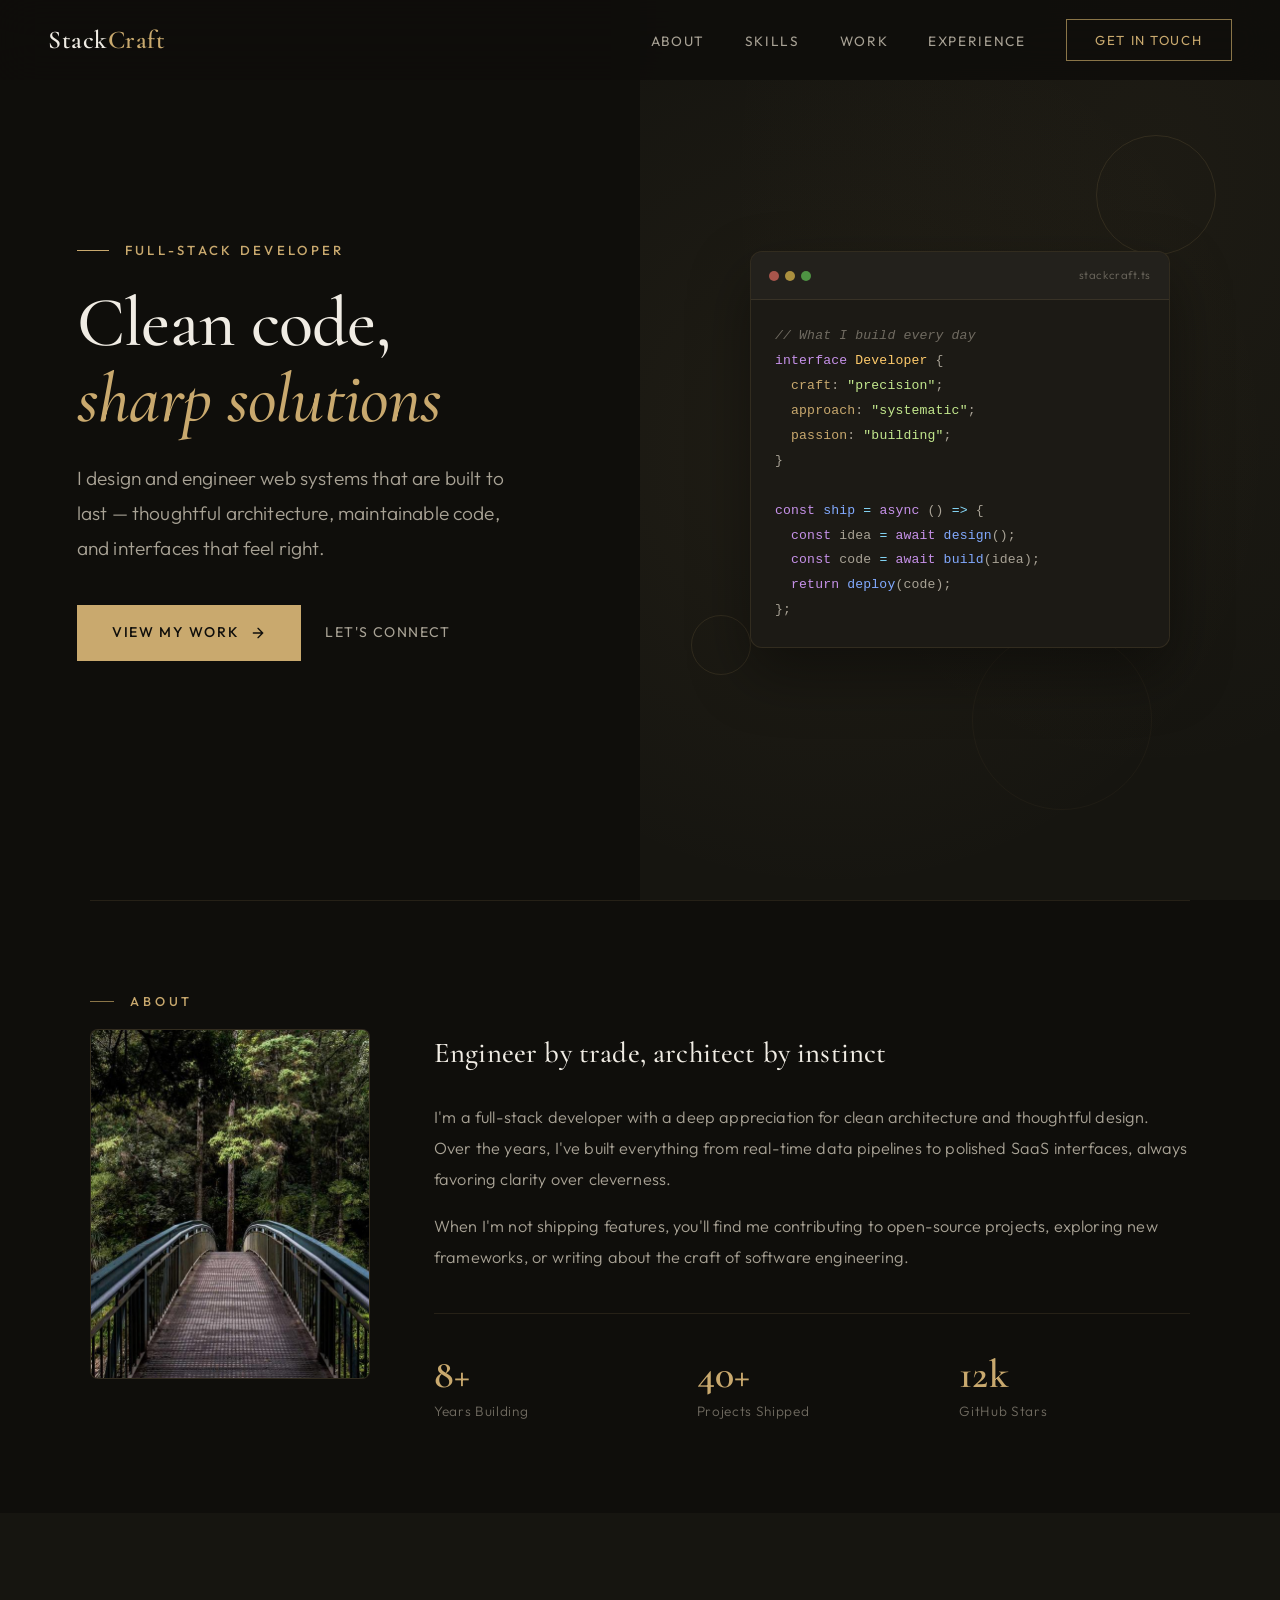
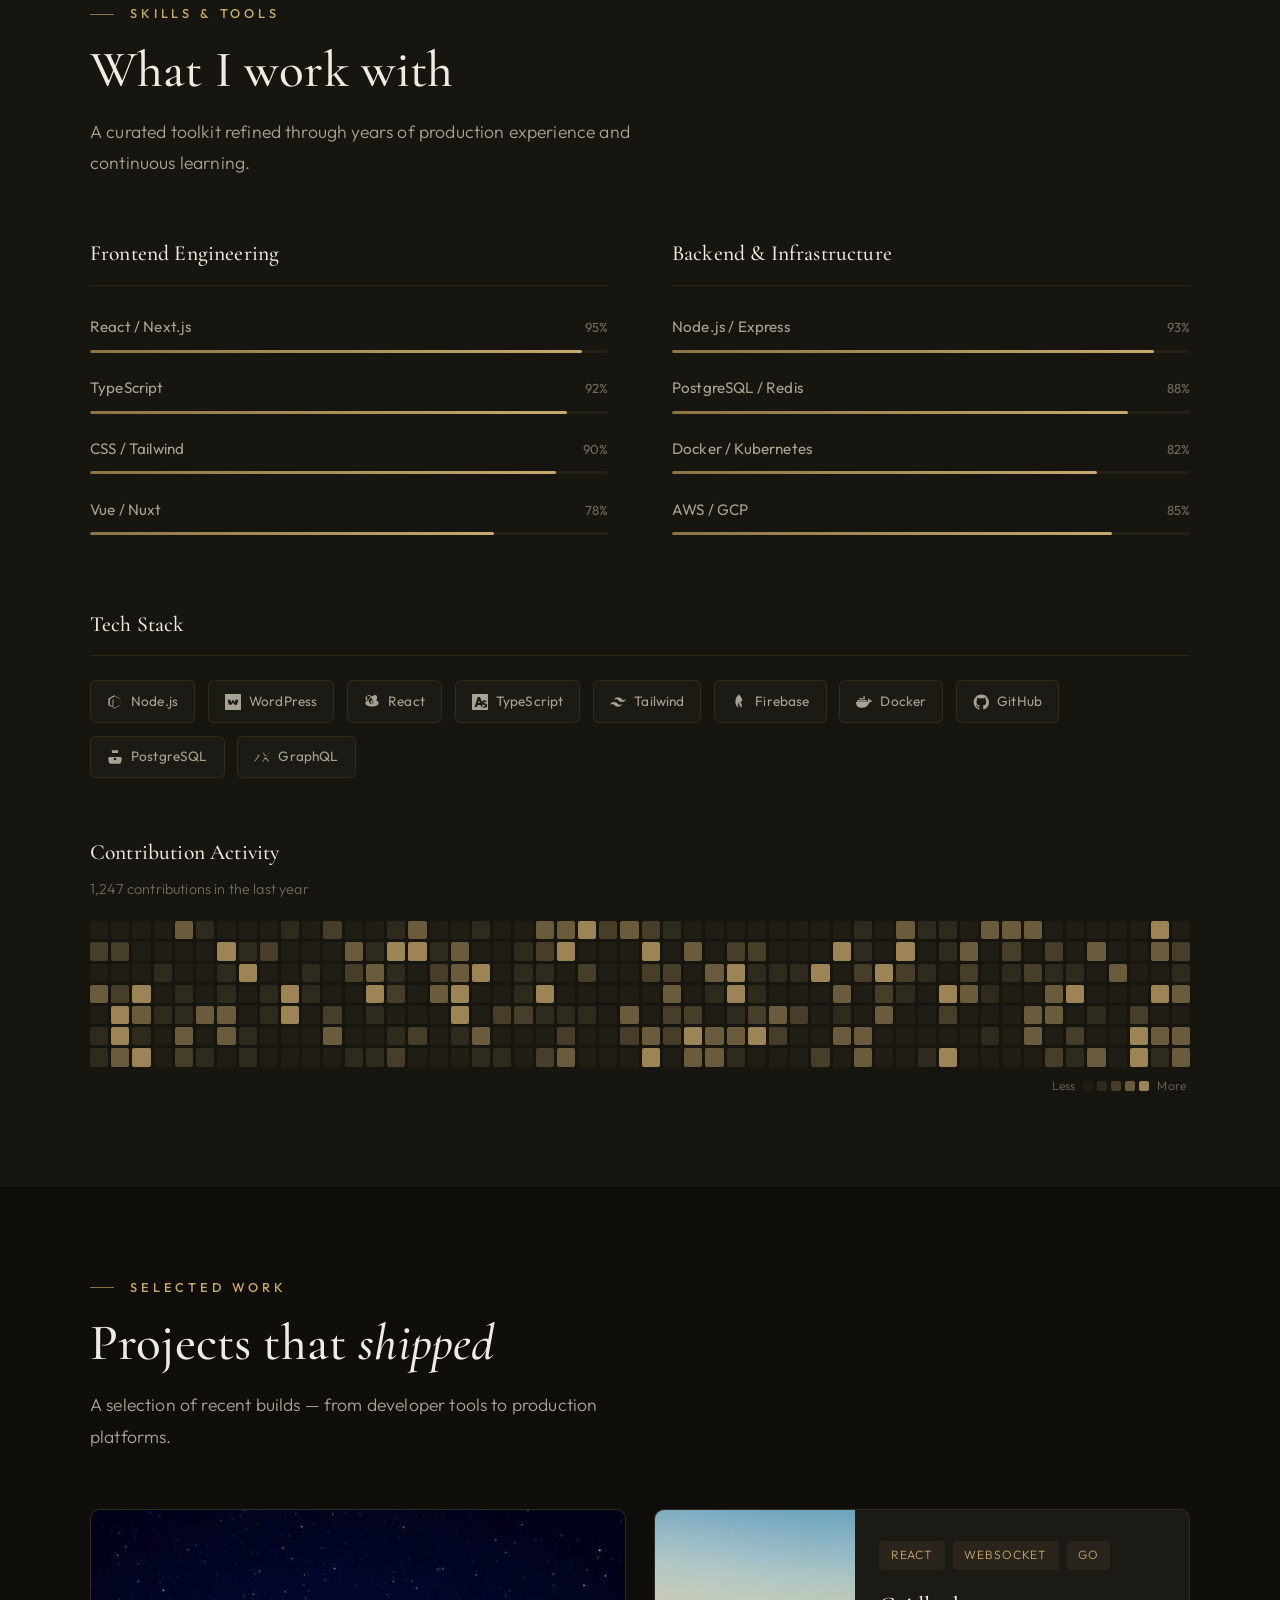
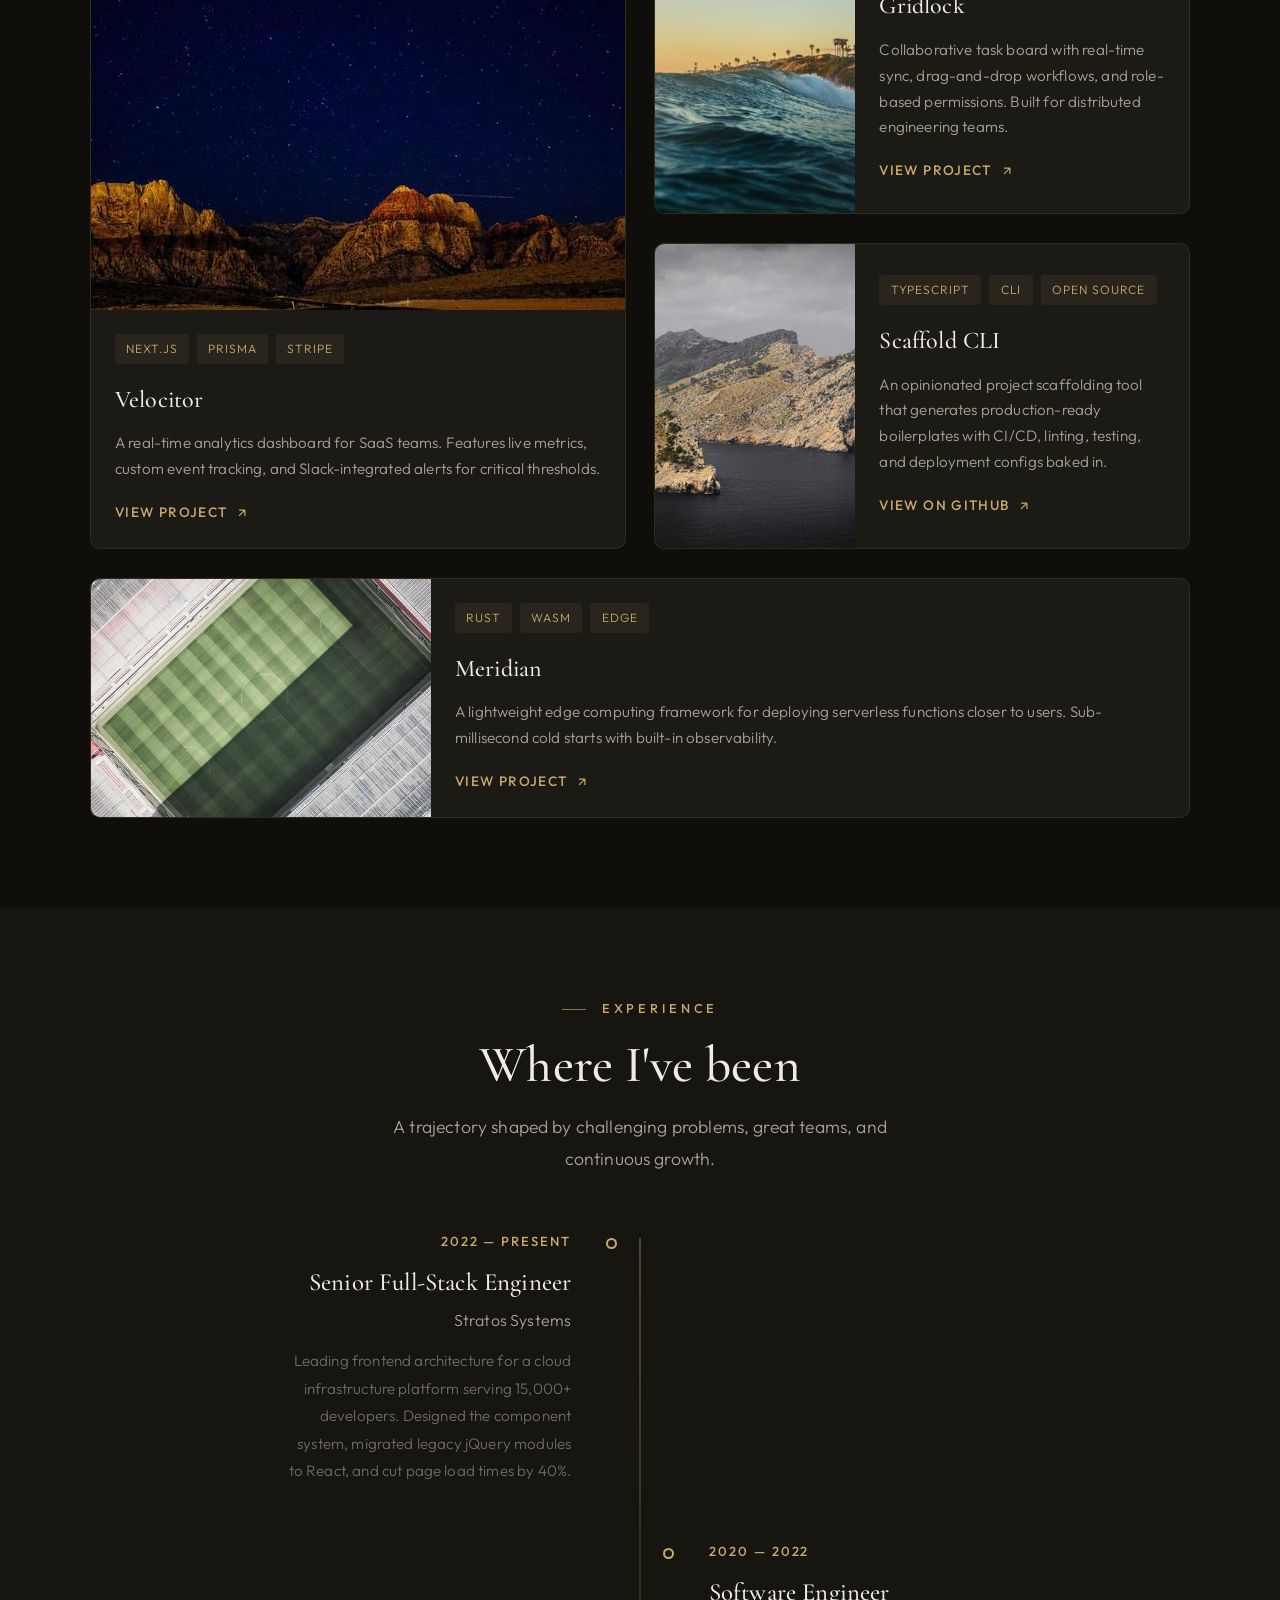
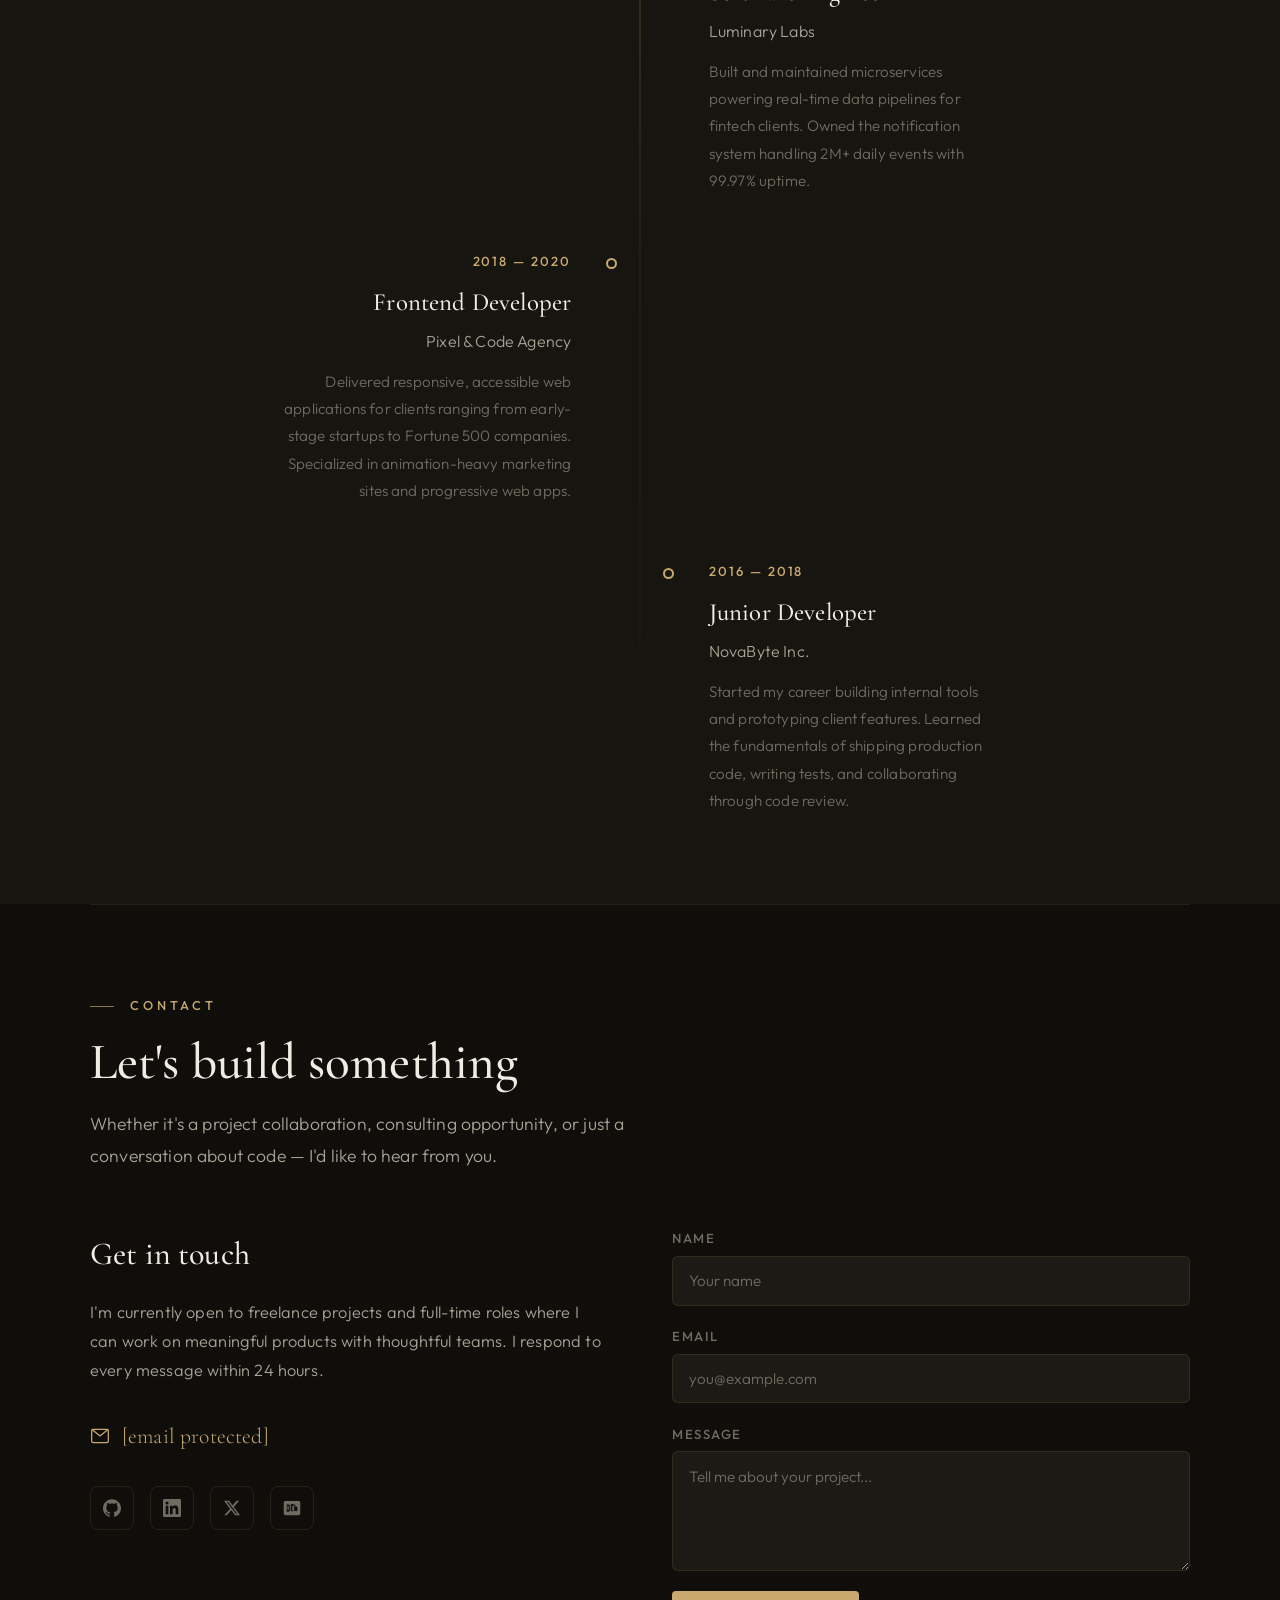
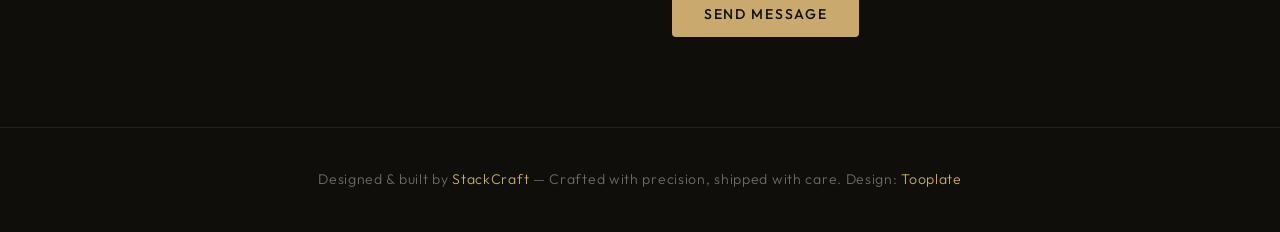
<file: Software Version 2/index.html>
<!DOCTYPE html>
<html lang="en">
<head>
<meta charset="UTF-8">
<meta name="viewport" content="width=device-width, initial-scale=1.0">
<meta name="description" content="StackCraft — Clean code, sharp solutions. Developer portfolio showcasing technical projects, code skills, and open-source contributions.">
<meta name="author" content="StackCraft">
<meta name="theme-color" content="#1a1814">
<link rel="icon" type="image/svg+xml" href="data:image/svg+xml,<svg xmlns='http://www.w3.org/2000/svg' viewBox='0 0 32 32'><rect width='32' height='32' rx='6' fill='%231a1814'/><text x='16' y='22' text-anchor='middle' fill='%23c9a96e' font-family='serif' font-size='18' font-weight='bold'>S</text></svg>">
<title>StackCraft — Clean Code, Sharp Solutions</title>
  <!--
  Tooplate 2162 StackCraft
  https://www.tooplate.com/view/2162-stackcraft
  Free HTML CSS Template
  -->
<link rel="preconnect" href="https://fonts.googleapis.com">
<link rel="preconnect" href="https://fonts.gstatic.com" crossorigin>
<link href="https://fonts.googleapis.com/css2?family=Cormorant+Garamond:ital,wght@0,400;0,500;0,600;0,700;1,400;1,500&family=Outfit:wght@300;400;500;600&display=swap" rel="stylesheet">
  <link rel="stylesheet" href="tooplate-stackcraft-style.css">
</head>
<body>

<!-- ============ NAVIGATION ============ -->
<nav class="nav" id="nav">
  <div class="nav-inner">
    <a href="#hero" class="nav-logo">Stack<span>Craft</span></a>
    <ul class="nav-links" id="navLinks">
      <li><a href="#about">About</a></li>
      <li><a href="#skills">Skills</a></li>
      <li><a href="#projects">Work</a></li>
      <li><a href="#experience">Experience</a></li>
      <li><a href="#contact" class="nav-cta">Get in Touch</a></li>
    </ul>
    <button class="nav-toggle" id="navToggle" aria-label="Toggle navigation">
      <span></span><span></span><span></span>
    </button>
  </div>
</nav>

<!-- ============ HERO ============ -->
<section class="hero" id="hero">
  <div class="hero-content">
    <div class="hero-label">Full-Stack Developer</div>
    <h1 class="hero-title">Clean code,<br><em>sharp solutions</em></h1>
    <p class="hero-tagline">I design and engineer web systems that are built to last — thoughtful architecture, maintainable code, and interfaces that feel right.</p>
    <div class="hero-actions">
      <a href="#projects" class="btn-primary">
        View My Work
        <svg viewBox="0 0 24 24" fill="none" stroke="currentColor" stroke-width="2" stroke-linecap="round"><path d="M5 12h14M12 5l7 7-7 7"/></svg>
      </a>
      <a href="#contact" class="btn-ghost">Let's connect</a>
    </div>
  </div>

  <div class="hero-visual">
    <div class="hero-float hero-float-1"></div>
    <div class="hero-float hero-float-2"></div>
    <div class="hero-float hero-float-3"></div>

    <div class="hero-code-block">
      <div class="code-header">
        <div class="code-dot"></div>
        <div class="code-dot"></div>
        <div class="code-dot"></div>
        <span class="code-title">stackcraft.ts</span>
      </div>
      <div class="code-body">
        <span class="cm">// What I build every day</span><br>
        <span class="kw">interface</span> <span class="typ">Developer</span> {<br>
        &nbsp;&nbsp;<span class="pr">craft</span>: <span class="str">"precision"</span>;<br>
        &nbsp;&nbsp;<span class="pr">approach</span>: <span class="str">"systematic"</span>;<br>
        &nbsp;&nbsp;<span class="pr">passion</span>: <span class="str">"building"</span>;<br>
        }<br><br>
        <span class="kw">const</span> <span class="fn">ship</span> <span class="op">=</span> <span class="kw">async</span> () <span class="op">=></span> {<br>
        &nbsp;&nbsp;<span class="kw">const</span> idea <span class="op">=</span> <span class="kw">await</span> <span class="fn">design</span>();<br>
        &nbsp;&nbsp;<span class="kw">const</span> code <span class="op">=</span> <span class="kw">await</span> <span class="fn">build</span>(idea);<br>
        &nbsp;&nbsp;<span class="kw">return</span> <span class="fn">deploy</span>(code);<br>
        };
      </div>
    </div>
  </div>
</section>

<!-- ============ ABOUT ============ -->
<div class="divider"></div>
<section class="section" id="about">
  <div class="section-inner">
    <div class="section-label reveal">About</div>
    <div class="about-grid">
      <div class="about-photo reveal">
        <img src="images/about.jpg" alt="Developer portrait" style="width:100%;height:100%;object-fit:cover;">
      </div>
      <div class="about-text reveal">
        <h3>Engineer by trade, architect by instinct</h3>
        <p>I'm a full-stack developer with a deep appreciation for clean architecture and thoughtful design. Over the years, I've built everything from real-time data pipelines to polished SaaS interfaces, always favoring clarity over cleverness.</p>
        <p>When I'm not shipping features, you'll find me contributing to open-source projects, exploring new frameworks, or writing about the craft of software engineering.</p>
        <div class="about-stats">
          <div>
            <div class="stat-number">8+</div>
            <div class="stat-label">Years Building</div>
          </div>
          <div>
            <div class="stat-number">40+</div>
            <div class="stat-label">Projects Shipped</div>
          </div>
          <div>
            <div class="stat-number">12k</div>
            <div class="stat-label">GitHub Stars</div>
          </div>
        </div>
      </div>
    </div>
  </div>
</section>

<!-- ============ SKILLS ============ -->
<section class="section skills-section" id="skills">
  <div class="section-inner">
    <div class="section-label reveal">Skills &amp; Tools</div>
    <div class="section-title reveal">What I work with</div>
    <div class="section-subtitle reveal">A curated toolkit refined through years of production experience and continuous learning.</div>

    <div class="skills-grid">
      <div class="skill-category reveal">
        <h4>Frontend Engineering</h4>
        <div class="skill-bar">
          <div class="skill-bar-header"><span class="skill-bar-name">React / Next.js</span><span class="skill-bar-pct">95%</span></div>
          <div class="skill-bar-track"><div class="skill-bar-fill" style="--w:95%"></div></div>
        </div>
        <div class="skill-bar">
          <div class="skill-bar-header"><span class="skill-bar-name">TypeScript</span><span class="skill-bar-pct">92%</span></div>
          <div class="skill-bar-track"><div class="skill-bar-fill" style="--w:92%"></div></div>
        </div>
        <div class="skill-bar">
          <div class="skill-bar-header"><span class="skill-bar-name">CSS / Tailwind</span><span class="skill-bar-pct">90%</span></div>
          <div class="skill-bar-track"><div class="skill-bar-fill" style="--w:90%"></div></div>
        </div>
        <div class="skill-bar">
          <div class="skill-bar-header"><span class="skill-bar-name">Vue / Nuxt</span><span class="skill-bar-pct">78%</span></div>
          <div class="skill-bar-track"><div class="skill-bar-fill" style="--w:78%"></div></div>
        </div>
      </div>
      <div class="skill-category reveal">
        <h4>Backend &amp; Infrastructure</h4>
        <div class="skill-bar">
          <div class="skill-bar-header"><span class="skill-bar-name">Node.js / Express</span><span class="skill-bar-pct">93%</span></div>
          <div class="skill-bar-track"><div class="skill-bar-fill" style="--w:93%"></div></div>
        </div>
        <div class="skill-bar">
          <div class="skill-bar-header"><span class="skill-bar-name">PostgreSQL / Redis</span><span class="skill-bar-pct">88%</span></div>
          <div class="skill-bar-track"><div class="skill-bar-fill" style="--w:88%"></div></div>
        </div>
        <div class="skill-bar">
          <div class="skill-bar-header"><span class="skill-bar-name">Docker / Kubernetes</span><span class="skill-bar-pct">82%</span></div>
          <div class="skill-bar-track"><div class="skill-bar-fill" style="--w:82%"></div></div>
        </div>
        <div class="skill-bar">
          <div class="skill-bar-header"><span class="skill-bar-name">AWS / GCP</span><span class="skill-bar-pct">85%</span></div>
          <div class="skill-bar-track"><div class="skill-bar-fill" style="--w:85%"></div></div>
        </div>
      </div>
    </div>

    <!-- Tech Stack Icons -->
    <div class="tech-stack reveal">
      <h4>Tech Stack</h4>
      <div class="tech-icons">
        <div class="tech-icon">
          <svg viewBox="0 0 24 24" fill="currentColor"><path d="M12 21.985c-.275 0-.532-.074-.772-.202l-2.439-1.448c-.365-.203-.182-.277-.072-.314.487-.17.586-.21 1.101-.508.056-.03.129-.018.185.015l1.873 1.115c.074.036.166.036.236 0l7.3-4.226c.072-.041.118-.12.118-.21V7.768c0-.091-.046-.174-.118-.213l-7.3-4.222c-.07-.041-.166-.041-.236 0l-7.3 4.222c-.078.041-.122.124-.122.213v8.44c0 .086.046.166.122.21l2 1.157c1.082.548 1.747-.095 1.747-.735V8.502c0-.124.1-.22.222-.22h.936c.12 0 .222.098.222.22v8.338c0 1.449-.788 2.28-2.156 2.28-.42 0-.752 0-1.688-.46l-1.918-1.105A1.551 1.551 0 0 1 2 16.21V7.768c0-.57.301-1.098.79-1.382l7.3-4.226a1.584 1.584 0 0 1 1.544 0l7.3 4.226c.49.286.79.812.79 1.382v8.44c0 .572-.3 1.096-.79 1.38l-7.3 4.223a1.56 1.56 0 0 1-.634.174z"/></svg>
          Node.js
        </div>
        <div class="tech-icon">
          <svg viewBox="0 0 24 24" fill="currentColor"><path d="M0 12v12h24V0H0zm19.34-3.2c.1 0 .36.04.5.28.12.2.1.48.04.7l-1.78 6.1c-.06.22-.22.4-.48.4H14.5c-.14 0-.28-.04-.36-.18l-2.1-3.5-2.38 3.5c-.1.14-.24.18-.38.18H6.38c-.24 0-.42-.18-.48-.4L4.12 9.78c-.04-.22-.06-.5.04-.7.14-.24.4-.28.5-.28h3.08c.28 0 .46.18.52.4l.84 3.58 2.06-3.5c.08-.16.24-.28.44-.28h.64c.2 0 .34.12.44.28l2.02 3.5.86-3.58c.06-.22.26-.4.52-.4z"/></svg>
          WordPress
        </div>
        <div class="tech-icon">
          <svg viewBox="0 0 24 24" fill="currentColor"><path d="M14.23 12.004a2.236 2.236 0 0 1-2.235 2.236 2.236 2.236 0 0 1-2.236-2.236 2.236 2.236 0 0 1 2.235-2.236 2.236 2.236 0 0 1 2.236 2.236zm2.648-10.69c-1.346 0-3.107.96-4.888 2.622C10.21 2.274 8.449 1.314 7.103 1.314c-.897 0-1.636.393-2.142 1.138-.996 1.463-.763 4.164.67 7.413C3.28 10.68 2 12.026 2 13.387 2 16.32 6.84 18.686 12 18.686s10-2.367 10-5.3c0-1.36-1.28-2.706-3.632-3.52 1.434-3.25 1.666-5.95.67-7.413-.506-.745-1.244-1.138-2.14-1.138zM7.103 2.714c.474 0 1.494.362 2.884 1.616-1.262 1.22-2.47 2.71-3.504 4.363A29.496 29.496 0 0 0 3.26 9.86c-1.152-2.65-1.326-4.736-.654-5.724.28-.412.676-.622 1.202-.622h.001l.294.2zm-.4 7.688c.467-.892.982-1.74 1.538-2.536a27.16 27.16 0 0 1 1.96-2.546 27.16 27.16 0 0 1 1.96 2.546c.556.796 1.072 1.644 1.538 2.536a26.27 26.27 0 0 1-1.538 2.536 27.16 27.16 0 0 1-1.96 2.546 27.16 27.16 0 0 1-1.96-2.546 26.27 26.27 0 0 1-1.538-2.536zm7.674 4.79c-.748.868-1.538 1.672-2.358 2.4.82-.728 1.61-1.532 2.358-2.4z"/></svg>
          React
        </div>
        <div class="tech-icon">
          <svg viewBox="0 0 24 24" fill="currentColor"><path d="M1.125 0C.502 0 0 .502 0 1.125v21.75C0 23.498.502 24 1.125 24h21.75c.623 0 1.125-.502 1.125-1.125V1.125C24 .502 23.498 0 22.875 0zm17.363 9.75c.612 0 1.154.037 1.677.12a6.988 6.988 0 0 1 1.407.405v3.068h-.006a3.348 3.348 0 0 0-.633-.81 2.82 2.82 0 0 0-1.071-.637 2.34 2.34 0 0 0-.825-.15c-.318 0-.6.075-.843.225-.24.15-.36.39-.36.72 0 .21.06.39.18.54.12.15.27.27.45.375.18.105.39.195.63.27.24.075.48.15.72.225.42.12.81.27 1.17.45.36.18.675.405.945.675.27.27.48.585.63.945.15.36.225.78.225 1.26 0 .645-.12 1.17-.36 1.575-.24.405-.57.72-.99.945-.42.225-.9.375-1.44.45a9.497 9.497 0 0 1-1.71.105 10.58 10.58 0 0 1-1.875-.18 6.018 6.018 0 0 1-1.5-.495v-3.27a3.91 3.91 0 0 0 .75.87c.285.255.6.465.945.63.345.165.69.285 1.035.36.345.075.66.105.945.105.39 0 .705-.06.945-.18.24-.12.36-.345.36-.675 0-.24-.075-.435-.225-.585a2.136 2.136 0 0 0-.6-.42 8.162 8.162 0 0 0-.84-.345l-.975-.345c-.795-.3-1.41-.72-1.845-1.26-.435-.54-.652-1.215-.652-2.025 0-.585.12-1.095.36-1.53.24-.435.555-.795.945-1.08.39-.285.84-.495 1.35-.63.51-.135 1.035-.202 1.575-.202zM8.602 4.5h3.45L17.4 19.5H13.8l-.933-2.834H8.437L7.5 19.5H3.9zm1.8 4.95L9.127 13.5h2.636L10.388 9.45z"/></svg>
          TypeScript
        </div>
        <div class="tech-icon">
          <svg viewBox="0 0 24 24" fill="currentColor"><path d="M12.001 4.8c-3.2 0-5.2 1.6-6 4.8 1.2-1.6 2.6-2.2 4.2-1.8.913.228 1.565.89 2.288 1.624C13.666 10.618 15.027 12 18.001 12c3.2 0 5.2-1.6 6-4.8-1.2 1.6-2.6 2.2-4.2 1.8-.913-.228-1.565-.89-2.288-1.624C16.337 6.182 14.976 4.8 12.001 4.8zm-6 7.2c-3.2 0-5.2 1.6-6 4.8 1.2-1.6 2.6-2.2 4.2-1.8.913.228 1.565.89 2.288 1.624 1.177 1.194 2.538 2.576 5.512 2.576 3.2 0 5.2-1.6 6-4.8-1.2 1.6-2.6 2.2-4.2 1.8-.913-.228-1.565-.89-2.288-1.624C10.337 13.382 8.976 12 6.001 12z"/></svg>
          Tailwind
        </div>
        <div class="tech-icon">
          <svg viewBox="0 0 24 24" fill="currentColor"><path d="M17.193 9.555c-1.264-5.58-4.252-7.414-4.573-8.115-.28-.394-.53-.954-.735-1.44-.036.495-.055.685-.523 1.184-.723.566-4.438 3.682-4.74 10.02-.282 5.912 4.27 9.435 4.888 9.884l.07.05A73.49 73.49 0 0 1 10.3 18.2c-.25-2.14.37-4.128 2.287-5.7 0 0-.684 2.542.086 4.37.462 1.092 1.348 2.066 1.81 2.584.313.352.68.638 1.093.842a6.154 6.154 0 0 0 .662-2.47c.07-1.032-.09-2.073-.464-3.034-.358-.937-.927-1.78-1.58-2.237z"/></svg>
          Firebase
        </div>
        <div class="tech-icon">
          <svg viewBox="0 0 24 24" fill="currentColor"><path d="M13.983 11.078h2.119a.186.186 0 0 0 .186-.185V9.006a.186.186 0 0 0-.186-.186h-2.119a.185.185 0 0 0-.185.185v1.888c0 .102.083.185.185.185m-2.954-5.43h2.118a.186.186 0 0 0 .186-.186V3.574a.186.186 0 0 0-.186-.185h-2.118a.185.185 0 0 0-.185.185v1.888c0 .102.082.185.185.186m0 2.716h2.118a.187.187 0 0 0 .186-.186V6.29a.186.186 0 0 0-.186-.185h-2.118a.185.185 0 0 0-.185.185v1.887c0 .102.082.185.185.186m-2.93 0h2.12a.186.186 0 0 0 .184-.186V6.29a.185.185 0 0 0-.185-.185H8.1a.185.185 0 0 0-.185.185v1.887c0 .102.083.185.185.186m-2.964 0h2.119a.186.186 0 0 0 .185-.186V6.29a.186.186 0 0 0-.185-.185H5.136a.186.186 0 0 0-.186.185v1.887c0 .102.084.185.186.186m5.893 2.715h2.118a.186.186 0 0 0 .186-.185V9.006a.186.186 0 0 0-.186-.186h-2.118a.185.185 0 0 0-.185.185v1.888c0 .102.082.185.185.185m-2.93 0h2.12a.185.185 0 0 0 .184-.185V9.006a.185.185 0 0 0-.184-.186h-2.12a.185.185 0 0 0-.184.185v1.888c0 .102.083.185.185.185m-2.964 0h2.119a.185.185 0 0 0 .185-.185V9.006a.186.186 0 0 0-.185-.186H5.136a.186.186 0 0 0-.186.186v1.887c0 .102.084.185.186.185m-2.92 0h2.12a.185.185 0 0 0 .184-.185V9.006a.185.185 0 0 0-.184-.186h-2.12a.185.185 0 0 0-.184.185v1.888c0 .102.082.185.185.185M23.763 9.89c-.065-.051-.672-.51-1.954-.51-.338.001-.676.03-1.01.087-.248-1.7-1.653-2.53-1.716-2.566l-.344-.199-.226.327c-.284.438-.49.922-.612 1.43-.23.97-.09 1.882.403 2.661-.595.332-1.55.413-1.744.42H.751a.751.751 0 0 0-.75.748 11.687 11.687 0 0 0 .692 4.062c.545 1.428 1.355 2.48 2.41 3.124 1.18.723 3.1 1.137 5.275 1.137.983.003 1.963-.086 2.93-.266a12.228 12.228 0 0 0 3.823-1.389c.98-.567 1.86-1.288 2.61-2.136 1.252-1.418 1.998-2.997 2.553-4.4h.221c1.372 0 2.215-.549 2.68-1.009.309-.293.55-.65.707-1.046l.098-.288z"/></svg>
          Docker
        </div>
        <div class="tech-icon">
          <svg viewBox="0 0 24 24" fill="currentColor"><path d="M12.5.75C6.146.75 1 5.896 1 12.25c0 5.089 3.292 9.387 7.863 10.91.575.101.79-.244.79-.546 0-.273-.014-1.178-.014-2.142-2.889.532-3.636-.704-3.866-1.35-.13-.331-.69-1.352-1.18-1.625-.402-.216-.977-.748-.014-.762.906-.014 1.553.834 1.769 1.179 1.035 1.74 2.688 1.25 3.349.948.1-.747.402-1.25.733-1.538-2.559-.287-5.232-1.279-5.232-5.678 0-1.25.445-2.285 1.178-3.09-.115-.288-.517-1.467.115-3.048 0 0 .963-.302 3.163 1.179.92-.259 1.897-.388 2.875-.388.977 0 1.955.13 2.875.388 2.2-1.495 3.162-1.179 3.162-1.179.633 1.581.23 2.76.115 3.048.733.805 1.179 1.825 1.179 3.09 0 4.413-2.688 5.39-5.247 5.678.417.36.776 1.05.776 2.128 0 1.538-.014 2.774-.014 3.162 0 .302.216.662.79.547C20.709 21.637 24 17.324 24 12.25 24 5.896 18.854.75 12.5.75z"/></svg>
          GitHub
        </div>
        <div class="tech-icon">
          <svg viewBox="0 0 24 24" fill="currentColor"><path d="M22.2 14.322L21.1 20a2.371 2.371 0 0 1-2.3 2H5.2a2.371 2.371 0 0 1-2.3-2l-1.1-5.678A2.287 2.287 0 0 1 4 11.822H20a2.287 2.287 0 0 1 2.2 2.5zM12 17a2 2 0 1 0-2-2 2 2 0 0 0 2 2zM7.7 6h8.6L17 2H7z"/></svg>
          PostgreSQL
        </div>
        <div class="tech-icon">
          <svg viewBox="0 0 24 24" fill="currentColor"><path d="M24 18.588a1.529 1.529 0 0 1-1.895-.72l-3.45-4.771-.5-.667-4.003 5.444a1.466 1.466 0 0 1-1.802.708l5.158-6.92-4.798-6.251a1.595 1.595 0 0 1 1.9.666l3.576 4.83 3.596-4.81a1.435 1.435 0 0 1 1.788-.668L15.659 12l5.341 6.588zM.002 18.142l1.313-1.615L0 18.098l.002.044zm5.784-10.7 2.182 2.95L2.07 17.86c-.48.64-1.24.938-1.964.71l5.68-7.627V7.442z"/></svg>
          GraphQL
        </div>
      </div>
    </div>

    <!-- GitHub Contributions Grid -->
    <div class="github-section reveal">
      <h4>Contribution Activity</h4>
      <p class="github-subtitle">1,247 contributions in the last year</p>
      <div class="contrib-grid" id="contribGrid"><div class="contrib-cell"></div><div class="contrib-cell"></div><div class="contrib-cell"></div><div class="contrib-cell"></div><div class="contrib-cell l3"></div><div class="contrib-cell l1"></div><div class="contrib-cell"></div><div class="contrib-cell"></div><div class="contrib-cell"></div><div class="contrib-cell l1"></div><div class="contrib-cell"></div><div class="contrib-cell l2"></div><div class="contrib-cell"></div><div class="contrib-cell"></div><div class="contrib-cell l1"></div><div class="contrib-cell l3"></div><div class="contrib-cell"></div><div class="contrib-cell"></div><div class="contrib-cell l1"></div><div class="contrib-cell"></div><div class="contrib-cell"></div><div class="contrib-cell l3"></div><div class="contrib-cell l3"></div><div class="contrib-cell l4"></div><div class="contrib-cell l2"></div><div class="contrib-cell l3"></div><div class="contrib-cell l2"></div><div class="contrib-cell l1"></div><div class="contrib-cell"></div><div class="contrib-cell"></div><div class="contrib-cell"></div><div class="contrib-cell"></div><div class="contrib-cell"></div><div class="contrib-cell"></div><div class="contrib-cell"></div><div class="contrib-cell"></div><div class="contrib-cell l1"></div><div class="contrib-cell"></div><div class="contrib-cell l3"></div><div class="contrib-cell l1"></div><div class="contrib-cell l1"></div><div class="contrib-cell"></div><div class="contrib-cell l3"></div><div class="contrib-cell l3"></div><div class="contrib-cell l3"></div><div class="contrib-cell"></div><div class="contrib-cell"></div><div class="contrib-cell"></div><div class="contrib-cell"></div><div class="contrib-cell"></div><div class="contrib-cell l4"></div><div class="contrib-cell"></div><div class="contrib-cell l2"></div><div class="contrib-cell l2"></div><div class="contrib-cell"></div><div class="contrib-cell"></div><div class="contrib-cell"></div><div class="contrib-cell"></div><div class="contrib-cell l4"></div><div class="contrib-cell l1"></div><div class="contrib-cell l2"></div><div class="contrib-cell"></div><div class="contrib-cell"></div><div class="contrib-cell"></div><div class="contrib-cell l3"></div><div class="contrib-cell l1"></div><div class="contrib-cell l4"></div><div class="contrib-cell l4"></div><div class="contrib-cell l1"></div><div class="contrib-cell l3"></div><div class="contrib-cell"></div><div class="contrib-cell"></div><div class="contrib-cell l1"></div><div class="contrib-cell l2"></div><div class="contrib-cell l4"></div><div class="contrib-cell"></div><div class="contrib-cell"></div><div class="contrib-cell"></div><div class="contrib-cell l4"></div><div class="contrib-cell"></div><div class="contrib-cell l3"></div><div class="contrib-cell"></div><div class="contrib-cell l2"></div><div class="contrib-cell l2"></div><div class="contrib-cell"></div><div class="contrib-cell"></div><div class="contrib-cell"></div><div class="contrib-cell l4"></div><div class="contrib-cell l1"></div><div class="contrib-cell"></div><div class="contrib-cell l4"></div><div class="contrib-cell"></div><div class="contrib-cell l1"></div><div class="contrib-cell l3"></div><div class="contrib-cell"></div><div class="contrib-cell l2"></div><div class="contrib-cell"></div><div class="contrib-cell l2"></div><div class="contrib-cell"></div><div class="contrib-cell l3"></div><div class="contrib-cell"></div><div class="contrib-cell"></div><div class="contrib-cell l3"></div><div class="contrib-cell l2"></div><div class="contrib-cell"></div><div class="contrib-cell"></div><div class="contrib-cell"></div><div class="contrib-cell l1"></div><div class="contrib-cell"></div><div class="contrib-cell"></div><div class="contrib-cell l1"></div><div class="contrib-cell l4"></div><div class="contrib-cell"></div><div class="contrib-cell"></div><div class="contrib-cell l1"></div><div class="contrib-cell"></div><div class="contrib-cell l2"></div><div class="contrib-cell l3"></div><div class="contrib-cell l1"></div><div class="contrib-cell"></div><div class="contrib-cell l2"></div><div class="contrib-cell l3"></div><div class="contrib-cell l4"></div><div class="contrib-cell"></div><div class="contrib-cell l1"></div><div class="contrib-cell l1"></div><div class="contrib-cell"></div><div class="contrib-cell l2"></div><div class="contrib-cell"></div><div class="contrib-cell"></div><div class="contrib-cell l2"></div><div class="contrib-cell l2"></div><div class="contrib-cell"></div><div class="contrib-cell l3"></div><div class="contrib-cell l4"></div><div class="contrib-cell l1"></div><div class="contrib-cell l1"></div><div class="contrib-cell l1"></div><div class="contrib-cell l4"></div><div class="contrib-cell"></div><div class="contrib-cell l2"></div><div class="contrib-cell l4"></div><div class="contrib-cell l2"></div><div class="contrib-cell l1"></div><div class="contrib-cell"></div><div class="contrib-cell l2"></div><div class="contrib-cell"></div><div class="contrib-cell l1"></div><div class="contrib-cell l2"></div><div class="contrib-cell l1"></div><div class="contrib-cell l1"></div><div class="contrib-cell"></div><div class="contrib-cell l3"></div><div class="contrib-cell"></div><div class="contrib-cell"></div><div class="contrib-cell l1"></div><div class="contrib-cell l3"></div><div class="contrib-cell l2"></div><div class="contrib-cell l4"></div><div class="contrib-cell"></div><div class="contrib-cell l1"></div><div class="contrib-cell"></div><div class="contrib-cell l1"></div><div class="contrib-cell"></div><div class="contrib-cell l1"></div><div class="contrib-cell l4"></div><div class="contrib-cell l1"></div><div class="contrib-cell"></div><div class="contrib-cell"></div><div class="contrib-cell l4"></div><div class="contrib-cell l2"></div><div class="contrib-cell"></div><div class="contrib-cell l3"></div><div class="contrib-cell l4"></div><div class="contrib-cell"></div><div class="contrib-cell"></div><div class="contrib-cell l1"></div><div class="contrib-cell l4"></div><div class="contrib-cell"></div><div class="contrib-cell"></div><div class="contrib-cell"></div><div class="contrib-cell"></div><div class="contrib-cell"></div><div class="contrib-cell l3"></div><div class="contrib-cell"></div><div class="contrib-cell l1"></div><div class="contrib-cell l4"></div><div class="contrib-cell l1"></div><div class="contrib-cell"></div><div class="contrib-cell"></div><div class="contrib-cell"></div><div class="contrib-cell l3"></div><div class="contrib-cell"></div><div class="contrib-cell l2"></div><div class="contrib-cell l1"></div><div class="contrib-cell"></div><div class="contrib-cell l4"></div><div class="contrib-cell l3"></div><div class="contrib-cell l1"></div><div class="contrib-cell"></div><div class="contrib-cell"></div><div class="contrib-cell l3"></div><div class="contrib-cell l4"></div><div class="contrib-cell"></div><div class="contrib-cell"></div><div class="contrib-cell"></div><div class="contrib-cell l4"></div><div class="contrib-cell l3"></div><div class="contrib-cell"></div><div class="contrib-cell l4"></div><div class="contrib-cell l3"></div><div class="contrib-cell l1"></div><div class="contrib-cell l1"></div><div class="contrib-cell l3"></div><div class="contrib-cell l3"></div><div class="contrib-cell"></div><div class="contrib-cell l1"></div><div class="contrib-cell l4"></div><div class="contrib-cell"></div><div class="contrib-cell l2"></div><div class="contrib-cell"></div><div class="contrib-cell l1"></div><div class="contrib-cell"></div><div class="contrib-cell"></div><div class="contrib-cell"></div><div class="contrib-cell l4"></div><div class="contrib-cell"></div><div class="contrib-cell l2"></div><div class="contrib-cell l2"></div><div class="contrib-cell l1"></div><div class="contrib-cell l1"></div><div class="contrib-cell l1"></div><div class="contrib-cell"></div><div class="contrib-cell l3"></div><div class="contrib-cell"></div><div class="contrib-cell l2"></div><div class="contrib-cell l2"></div><div class="contrib-cell"></div><div class="contrib-cell l1"></div><div class="contrib-cell l2"></div><div class="contrib-cell l3"></div><div class="contrib-cell l2"></div><div class="contrib-cell"></div><div class="contrib-cell l1"></div><div class="contrib-cell"></div><div class="contrib-cell l3"></div><div class="contrib-cell"></div><div class="contrib-cell"></div><div class="contrib-cell l2"></div><div class="contrib-cell"></div><div class="contrib-cell"></div><div class="contrib-cell"></div><div class="contrib-cell l3"></div><div class="contrib-cell l3"></div><div class="contrib-cell"></div><div class="contrib-cell l1"></div><div class="contrib-cell"></div><div class="contrib-cell l2"></div><div class="contrib-cell"></div><div class="contrib-cell"></div><div class="contrib-cell l1"></div><div class="contrib-cell l4"></div><div class="contrib-cell l1"></div><div class="contrib-cell"></div><div class="contrib-cell l3"></div><div class="contrib-cell"></div><div class="contrib-cell l3"></div><div class="contrib-cell l1"></div><div class="contrib-cell"></div><div class="contrib-cell"></div><div class="contrib-cell"></div><div class="contrib-cell l3"></div><div class="contrib-cell"></div><div class="contrib-cell"></div><div class="contrib-cell l1"></div><div class="contrib-cell l2"></div><div class="contrib-cell"></div><div class="contrib-cell l1"></div><div class="contrib-cell l3"></div><div class="contrib-cell"></div><div class="contrib-cell"></div><div class="contrib-cell"></div><div class="contrib-cell l2"></div><div class="contrib-cell"></div><div class="contrib-cell"></div><div class="contrib-cell l2"></div><div class="contrib-cell l3"></div><div class="contrib-cell l2"></div><div class="contrib-cell l4"></div><div class="contrib-cell l3"></div><div class="contrib-cell l3"></div><div class="contrib-cell l4"></div><div class="contrib-cell l2"></div><div class="contrib-cell"></div><div class="contrib-cell"></div><div class="contrib-cell l3"></div><div class="contrib-cell l3"></div><div class="contrib-cell"></div><div class="contrib-cell"></div><div class="contrib-cell"></div><div class="contrib-cell"></div><div class="contrib-cell"></div><div class="contrib-cell l1"></div><div class="contrib-cell"></div><div class="contrib-cell l3"></div><div class="contrib-cell"></div><div class="contrib-cell l2"></div><div class="contrib-cell"></div><div class="contrib-cell"></div><div class="contrib-cell l4"></div><div class="contrib-cell l3"></div><div class="contrib-cell l3"></div><div class="contrib-cell l1"></div><div class="contrib-cell l3"></div><div class="contrib-cell l4"></div><div class="contrib-cell"></div><div class="contrib-cell l2"></div><div class="contrib-cell l1"></div><div class="contrib-cell"></div><div class="contrib-cell l1"></div><div class="contrib-cell"></div><div class="contrib-cell"></div><div class="contrib-cell"></div><div class="contrib-cell"></div><div class="contrib-cell l1"></div><div class="contrib-cell l1"></div><div class="contrib-cell l2"></div><div class="contrib-cell"></div><div class="contrib-cell"></div><div class="contrib-cell"></div><div class="contrib-cell l1"></div><div class="contrib-cell l1"></div><div class="contrib-cell"></div><div class="contrib-cell l2"></div><div class="contrib-cell l3"></div><div class="contrib-cell"></div><div class="contrib-cell"></div><div class="contrib-cell"></div><div class="contrib-cell l4"></div><div class="contrib-cell"></div><div class="contrib-cell l3"></div><div class="contrib-cell l3"></div><div class="contrib-cell l1"></div><div class="contrib-cell"></div><div class="contrib-cell"></div><div class="contrib-cell"></div><div class="contrib-cell l2"></div><div class="contrib-cell"></div><div class="contrib-cell l3"></div><div class="contrib-cell"></div><div class="contrib-cell"></div><div class="contrib-cell l1"></div><div class="contrib-cell l4"></div><div class="contrib-cell"></div><div class="contrib-cell"></div><div class="contrib-cell"></div><div class="contrib-cell"></div><div class="contrib-cell l2"></div><div class="contrib-cell l1"></div><div class="contrib-cell l3"></div><div class="contrib-cell"></div><div class="contrib-cell l4"></div><div class="contrib-cell l1"></div><div class="contrib-cell l3"></div></div>
      <div class="contrib-legend">
        <span>Less</span>
        <div class="contrib-legend-cell" style="background: rgba(201,169,110,0.06)"></div>
        <div class="contrib-legend-cell" style="background: rgba(201,169,110,0.14)"></div>
        <div class="contrib-legend-cell" style="background: rgba(201,169,110,0.28)"></div>
        <div class="contrib-legend-cell" style="background: rgba(201,169,110,0.48)"></div>
        <div class="contrib-legend-cell" style="background: rgba(201,169,110,0.75)"></div>
        <span>More</span>
      </div>
    </div>
  </div>
</section>

<!-- ============ PROJECTS ============ -->
<section class="section" id="projects">
  <div class="section-inner">
    <div class="section-label reveal">Selected Work</div>
    <div class="section-title reveal">Projects that <em>shipped</em></div>
    <div class="section-subtitle reveal">A selection of recent builds — from developer tools to production platforms.</div>

    <div class="projects-grid">
      <div class="project-card reveal">
        <div class="project-thumb">
          <img src="images/project-1.jpg" alt="Velocitor dashboard" style="width:100%;height:100%;object-fit:cover;">
        </div>
        <div class="project-info">
          <div class="project-tags"><span class="project-tag">Next.js</span><span class="project-tag">Prisma</span><span class="project-tag">Stripe</span></div>
          <h3 class="project-name">Velocitor</h3>
          <p class="project-desc">A real-time analytics dashboard for SaaS teams. Features live metrics, custom event tracking, and Slack-integrated alerts for critical thresholds.</p>
          <a href="#" class="project-link">View Project <svg viewBox="0 0 24 24" fill="none" stroke="currentColor" stroke-width="2"><path d="M7 17L17 7M17 7H7M17 7v10"/></svg></a>
        </div>
      </div>

      <div class="project-card reveal">
        <div class="project-thumb">
          <img src="images/project-2.jpg" alt="Gridlock task board" style="width:100%;height:100%;object-fit:cover;">
        </div>
        <div class="project-info">
          <div class="project-tags"><span class="project-tag">React</span><span class="project-tag">WebSocket</span><span class="project-tag">Go</span></div>
          <h3 class="project-name">Gridlock</h3>
          <p class="project-desc">Collaborative task board with real-time sync, drag-and-drop workflows, and role-based permissions. Built for distributed engineering teams.</p>
          <a href="#" class="project-link">View Project <svg viewBox="0 0 24 24" fill="none" stroke="currentColor" stroke-width="2"><path d="M7 17L17 7M17 7H7M17 7v10"/></svg></a>
        </div>
      </div>

      <div class="project-card reveal">
        <div class="project-thumb">
          <img src="images/project-3.jpg" alt="Scaffold CLI code" style="width:100%;height:100%;object-fit:cover;">
        </div>
        <div class="project-info">
          <div class="project-tags"><span class="project-tag">TypeScript</span><span class="project-tag">CLI</span><span class="project-tag">Open Source</span></div>
          <h3 class="project-name">Scaffold CLI</h3>
          <p class="project-desc">An opinionated project scaffolding tool that generates production-ready boilerplates with CI/CD, linting, testing, and deployment configs baked in.</p>
          <a href="#" class="project-link">View on GitHub <svg viewBox="0 0 24 24" fill="none" stroke="currentColor" stroke-width="2"><path d="M7 17L17 7M17 7H7M17 7v10"/></svg></a>
        </div>
      </div>

      <div class="project-card reveal">
        <div class="project-thumb">
          <img src="images/project-4.jpg" alt="Meridian edge network" style="width:100%;height:100%;object-fit:cover;">
        </div>
        <div class="project-info">
          <div class="project-tags"><span class="project-tag">Rust</span><span class="project-tag">WASM</span><span class="project-tag">Edge</span></div>
          <h3 class="project-name">Meridian</h3>
          <p class="project-desc">A lightweight edge computing framework for deploying serverless functions closer to users. Sub-millisecond cold starts with built-in observability.</p>
          <a href="#" class="project-link">View Project <svg viewBox="0 0 24 24" fill="none" stroke="currentColor" stroke-width="2"><path d="M7 17L17 7M17 7H7M17 7v10"/></svg></a>
        </div>
      </div>
    </div>
  </div>
</section>

<!-- ============ EXPERIENCE ============ -->
<section class="section experience-section" id="experience">
  <div class="section-inner">
    <div class="section-label reveal">Experience</div>
    <div class="section-title reveal">Where I've been</div>
    <div class="section-subtitle reveal">A trajectory shaped by challenging problems, great teams, and continuous growth.</div>

    <div class="timeline">
      <div class="timeline-item reveal">
        <div class="timeline-dot"></div>
        <div class="timeline-date">2022 — Present</div>
        <div class="timeline-role">Senior Full-Stack Engineer</div>
        <div class="timeline-company">Stratos Systems</div>
        <div class="timeline-desc">Leading frontend architecture for a cloud infrastructure platform serving 15,000+ developers. Designed the component system, migrated legacy jQuery modules to React, and cut page load times by 40%.</div>
      </div>

      <div class="timeline-item reveal">
        <div class="timeline-dot"></div>
        <div class="timeline-date">2020 — 2022</div>
        <div class="timeline-role">Software Engineer</div>
        <div class="timeline-company">Luminary Labs</div>
        <div class="timeline-desc">Built and maintained microservices powering real-time data pipelines for fintech clients. Owned the notification system handling 2M+ daily events with 99.97% uptime.</div>
      </div>

      <div class="timeline-item reveal">
        <div class="timeline-dot"></div>
        <div class="timeline-date">2018 — 2020</div>
        <div class="timeline-role">Frontend Developer</div>
        <div class="timeline-company">Pixel & Code Agency</div>
        <div class="timeline-desc">Delivered responsive, accessible web applications for clients ranging from early-stage startups to Fortune 500 companies. Specialized in animation-heavy marketing sites and progressive web apps.</div>
      </div>

      <div class="timeline-item reveal">
        <div class="timeline-dot"></div>
        <div class="timeline-date">2016 — 2018</div>
        <div class="timeline-role">Junior Developer</div>
        <div class="timeline-company">NovaByte Inc.</div>
        <div class="timeline-desc">Started my career building internal tools and prototyping client features. Learned the fundamentals of shipping production code, writing tests, and collaborating through code review.</div>
      </div>
    </div>
  </div>
</section>

<!-- ============ CONTACT ============ -->
<div class="divider"></div>
<section class="section" id="contact">
  <div class="section-inner">
    <div class="section-label reveal">Contact</div>
    <div class="section-title reveal">Let's build something</div>
    <div class="section-subtitle reveal">Whether it's a project collaboration, consulting opportunity, or just a conversation about code — I'd like to hear from you.</div>

    <div class="contact-grid">
      <div class="contact-text reveal">
        <h3>Get in touch</h3>
        <p>I'm currently open to freelance projects and full-time roles where I can work on meaningful products with thoughtful teams. I respond to every message within 24 hours.</p>

        <a href="/cdn-cgi/l/email-protection#3e565b5252517e4d4a5f5d555d4c5f584a105a5b48" class="contact-email">
          <svg viewBox="0 0 24 24" fill="none" stroke="currentColor" stroke-width="1.5"><rect x="2" y="4" width="20" height="16" rx="2"/><path d="M22 4l-10 8L2 4"/></svg>
          <span class="__cf_email__" data-cfemail="5c34393030331c2f283d3f373f2e3d3a287238392a">[email&#160;protected]</span>
        </a>

        <div class="social-links">
          <a href="#" class="social-link" aria-label="GitHub">
            <svg viewBox="0 0 24 24" fill="currentColor"><path d="M12 .297c-6.63 0-12 5.373-12 12 0 5.303 3.438 9.8 8.205 11.385.6.113.82-.258.82-.577 0-.285-.01-1.04-.015-2.04-3.338.724-4.042-1.61-4.042-1.61C4.422 18.07 3.633 17.7 3.633 17.7c-1.087-.744.084-.729.084-.729 1.205.084 1.838 1.236 1.838 1.236 1.07 1.835 2.809 1.305 3.495.998.108-.776.417-1.305.76-1.605-2.665-.3-5.466-1.332-5.466-5.93 0-1.31.465-2.38 1.235-3.22-.135-.303-.54-1.523.105-3.176 0 0 1.005-.322 3.3 1.23.96-.267 1.98-.399 3-.405 1.02.006 2.04.138 3 .405 2.28-1.552 3.285-1.23 3.285-1.23.645 1.653.24 2.873.12 3.176.765.84 1.23 1.91 1.23 3.22 0 4.61-2.805 5.625-5.475 5.92.42.36.81 1.096.81 2.22 0 1.606-.015 2.896-.015 3.286 0 .315.21.69.825.57C20.565 22.092 24 17.592 24 12.297c0-6.627-5.373-12-12-12"/></svg>
          </a>
          <a href="#" class="social-link" aria-label="LinkedIn">
            <svg viewBox="0 0 24 24" fill="currentColor"><path d="M20.447 20.452h-3.554v-5.569c0-1.328-.027-3.037-1.852-3.037-1.853 0-2.136 1.445-2.136 2.939v5.667H9.351V9h3.414v1.561h.046c.477-.9 1.637-1.85 3.37-1.85 3.601 0 4.267 2.37 4.267 5.455v6.286zM5.337 7.433a2.062 2.062 0 0 1-2.063-2.065 2.064 2.064 0 1 1 2.063 2.065zm1.782 13.019H3.555V9h3.564v11.452zM22.225 0H1.771C.792 0 0 .774 0 1.729v20.542C0 23.227.792 24 1.771 24h20.451C23.2 24 24 23.227 24 22.271V1.729C24 .774 23.2 0 22.222 0h.003z"/></svg>
          </a>
          <a href="#" class="social-link" aria-label="X / Twitter">
            <svg viewBox="0 0 24 24" fill="currentColor"><path d="M18.244 2.25h3.308l-7.227 8.26 8.502 11.24H16.17l-5.214-6.817L4.99 21.75H1.68l7.73-8.835L1.254 2.25H8.08l4.713 6.231zm-1.161 17.52h1.833L7.084 4.126H5.117z"/></svg>
          </a>
          <a href="#" class="social-link" aria-label="Dev.to">
            <svg viewBox="0 0 24 24" fill="currentColor"><path d="M7.42 10.05c-.18-.16-.46-.23-.84-.23H6v4.36h.58c.37 0 .67-.08.84-.23.2-.18.3-.46.3-.94v-2c0-.49-.1-.79-.3-.96zm13.37-7.55H3.2C1.94 2.5 1 3.44 1 4.7v14.6c0 1.26.94 2.2 2.2 2.2h17.6c1.26 0 2.2-.94 2.2-2.2V4.7c0-1.26-.94-2.2-2.2-2.2zM9.08 14.8c0 .68-.12 1.24-.37 1.6-.3.44-.75.66-1.35.66H5V7.2h2.35c.6 0 1.05.22 1.35.66.25.37.37.9.37 1.6v5.34zm5.03-5.6H11.9v2.13h1.43v1.4H11.9v2.13h2.21v1.4H11.3c-.55 0-1-.45-1-1V7.8c0-.55.45-1 1-1h2.81v1.4zm4.97 6.25c-.25.58-.7.95-1.36.95-.54 0-.97-.2-1.3-.6l-.02-.02V16h-1.5V7.2h1.5v3.46l.02-.02c.32-.4.75-.6 1.3-.6.66 0 1.1.35 1.36.95.12.28.18.67.18 1.17v2.58c0 .5-.06.88-.18 1.17z"/></svg>
          </a>
        </div>
      </div>

      <div class="contact-form reveal">
        <div class="form-group">
          <label for="name">Name</label>
          <input type="text" id="name" placeholder="Your name">
        </div>
        <div class="form-group">
          <label for="email">Email</label>
          <input type="email" id="email" placeholder="you@example.com">
        </div>
        <div class="form-group">
          <label for="message">Message</label>
          <textarea id="message" placeholder="Tell me about your project..."></textarea>
        </div>
        <button class="btn-submit" type="button">Send Message</button>
      </div>
    </div>
  </div>
</section>

<!-- ============ FOOTER ============ -->
<footer class="footer">
  <p>Designed &amp; built by <a href="#hero">StackCraft</a> &mdash; Crafted with precision, shipped with care. Design: <a href="https://www.tooplate.com" rel="nofollow" target="_blank">Tooplate</a></p>
</footer>

  <script src="tooplate-stackcraft-script.js"></script>

</body>
</html>
</file>
<file: Software Version 2/tooplate-stackcraft-style.css>
/*
Tooplate 2162 StackCraft
https://www.tooplate.com/view/2162-stackcraft
Free HTML CSS Template
*/

/* ========================================
   CSS CUSTOM PROPERTIES
   ======================================== */
:root {
  --bg-primary: #0f0e0b;
  --bg-secondary: #161510;
  --bg-card: #1c1a15;
  --bg-card-hover: #23211a;
  --bg-elevated: #1a1814;
  --text-primary: #f0ece4;
  --text-secondary: #a8a295;
  --text-muted: #706b61;
  --accent: #c9a96e;
  --accent-light: #dfc596;
  --accent-dim: #8a7548;
  --border: rgba(201, 169, 110, 0.12);
  --border-strong: rgba(201, 169, 110, 0.25);
  --font-display: 'Cormorant Garamond', Georgia, 'Times New Roman', serif;
  --font-body: 'Outfit', -apple-system, BlinkMacSystemFont, sans-serif;
  --ease-out: cubic-bezier(0.25, 0.46, 0.45, 0.94);
  --ease-smooth: cubic-bezier(0.4, 0, 0.2, 1);
}

/* ========================================
   RESET & BASE
   ======================================== */
*, *::before, *::after {
  margin: 0;
  padding: 0;
  box-sizing: border-box;
}

html {
  scroll-behavior: smooth;
  scroll-padding-top: 80px;
}

body {
  font-family: var(--font-body);
  font-weight: 300;
  background: var(--bg-primary);
  color: var(--text-primary);
  line-height: 1.7;
  letter-spacing: 0.01em;
  -webkit-font-smoothing: antialiased;
  -moz-osx-font-smoothing: grayscale;
  overflow-x: hidden;
}

::selection {
  background: var(--accent);
  color: var(--bg-primary);
}

img {
  display: block;
  max-width: 100%;
}

a {
  color: inherit;
  text-decoration: none;
}

/* ========================================
   NAVIGATION
   ======================================== */
.nav {
  position: fixed;
  top: 0;
  left: 0;
  width: 100%;
  z-index: 1000;
  padding: 0 clamp(1.5rem, 4vw, 3rem);
  background: rgba(15, 14, 11, 0.85);
  backdrop-filter: blur(20px);
  -webkit-backdrop-filter: blur(20px);
  transition: background 0.5s var(--ease-smooth), box-shadow 0.5s var(--ease-smooth), padding 0.4s var(--ease-smooth);
}

.nav.scrolled {
  background: rgba(15, 14, 11, 0.95);
  box-shadow: 0 1px 0 var(--border);
}

.nav-inner {
  max-width: 1280px;
  margin: 0 auto;
  display: flex;
  align-items: center;
  justify-content: space-between;
  height: 80px;
}

.nav-logo {
  font-family: var(--font-display);
  font-size: 1.6rem;
  font-weight: 600;
  color: var(--text-primary);
  letter-spacing: 0.02em;
  transition: color 0.3s;
}

.nav-logo span {
  color: var(--accent);
}

.nav-links {
  display: flex;
  align-items: center;
  gap: 2.5rem;
  list-style: none;
}

.nav-links a {
  font-size: 0.85rem;
  font-weight: 400;
  letter-spacing: 0.12em;
  text-transform: uppercase;
  color: var(--text-secondary);
  transition: color 0.3s, letter-spacing 0.4s var(--ease-out);
  position: relative;
  padding: 0.3rem 0;
}

.nav-links a::before,
.nav-links a::after {
  position: absolute;
  font-family: var(--font-display);
  font-size: 1.1em;
  color: var(--accent);
  opacity: 0;
  transition: opacity 0.3s, transform 0.4s var(--ease-out);
}

.nav-links a::before {
  content: '[';
  left: -0.6em;
  transform: translateX(4px);
}

.nav-links a::after {
  content: ']';
  right: -0.6em;
  transform: translateX(-4px);
}

.nav-links a:hover,
.nav-links a.active {
  color: var(--accent);
  letter-spacing: 0.16em;
}

.nav-links a:hover::before,
.nav-links a:hover::after,
.nav-links a.active::before,
.nav-links a.active::after {
  opacity: 1;
  transform: translateX(0);
}

.nav-cta {
  font-size: 0.82rem !important;
  letter-spacing: 0.12em !important;
  padding: 0.75rem 1.8rem !important;
  border: 1px solid var(--accent-dim);
  color: var(--accent) !important;
  transition: all 0.3s var(--ease-smooth) !important;
}

.nav-cta::before,
.nav-cta::after { display: none !important; }

.nav-cta:hover {
  background: var(--accent);
  color: var(--bg-primary) !important;
  border-color: var(--accent);
  letter-spacing: 0.12em !important;
}

/* Mobile menu */
.nav-toggle {
  display: none;
  flex-direction: column;
  gap: 5px;
  cursor: pointer;
  background: none;
  border: none;
  padding: 6px;
}

.nav-toggle span {
  width: 24px;
  height: 1.5px;
  background: var(--text-primary);
  transition: all 0.3s var(--ease-smooth);
  transform-origin: center;
}

.nav-toggle.open span:nth-child(1) {
  transform: rotate(45deg) translate(4.5px, 4.5px);
}

.nav-toggle.open span:nth-child(2) {
  opacity: 0;
}

.nav-toggle.open span:nth-child(3) {
  transform: rotate(-45deg) translate(4.5px, -4.5px);
}

/* ========================================
   HERO — SPLIT LAYOUT
   ======================================== */
.hero {
  min-height: 100vh;
  display: grid;
  grid-template-columns: 1fr 1fr;
  max-width: 1280px;
  margin: 0 auto;
  position: relative;
}

.hero-content {
  display: flex;
  flex-direction: column;
  justify-content: center;
  padding: clamp(6rem, 10vh, 8rem) clamp(2rem, 6vw, 5rem);
  position: relative;
  z-index: 2;
}

.hero-label {
  font-size: 0.82rem;
  font-weight: 500;
  letter-spacing: 0.25em;
  text-transform: uppercase;
  color: var(--accent);
  margin-bottom: 1.5rem;
  display: flex;
  align-items: center;
  gap: 1rem;
  opacity: 0;
  animation: fadeSlideUp 0.8s var(--ease-out) 0.2s forwards;
}

.hero-label::before {
  content: '';
  width: 32px;
  height: 1px;
  background: var(--accent);
}

.hero-title {
  font-family: var(--font-display);
  font-size: clamp(3rem, 5.5vw, 5rem);
  font-weight: 500;
  line-height: 1.08;
  letter-spacing: -0.01em;
  color: var(--text-primary);
  margin-bottom: 1.5rem;
  opacity: 0;
  animation: fadeSlideUp 0.8s var(--ease-out) 0.4s forwards;
}

.hero-title em {
  font-style: italic;
  color: var(--accent);
}

.hero-tagline {
  font-size: 1.2rem;
  font-weight: 300;
  color: var(--text-secondary);
  line-height: 1.8;
  max-width: 440px;
  margin-bottom: 2.5rem;
  opacity: 0;
  animation: fadeSlideUp 0.8s var(--ease-out) 0.6s forwards;
}

.hero-actions {
  display: flex;
  align-items: center;
  gap: 1.5rem;
  opacity: 0;
  animation: fadeSlideUp 0.8s var(--ease-out) 0.8s forwards;
}

.btn-primary {
  display: inline-flex;
  align-items: center;
  gap: 0.75rem;
  padding: 1rem 2.2rem;
  background: var(--accent);
  color: var(--bg-primary);
  font-family: var(--font-body);
  font-size: 0.88rem;
  font-weight: 500;
  letter-spacing: 0.12em;
  text-transform: uppercase;
  border: none;
  cursor: pointer;
  transition: all 0.4s var(--ease-smooth);
  position: relative;
  overflow: hidden;
}

.btn-primary::before {
  content: '';
  position: absolute;
  inset: 0;
  background: linear-gradient(135deg, rgba(255,255,255,0.15), transparent);
  opacity: 0;
  transition: opacity 0.3s;
}

.btn-primary:hover {
  background: var(--accent-light);
  transform: translateY(-2px);
  box-shadow: 0 8px 30px rgba(201, 169, 110, 0.2);
}

.btn-primary:hover::before {
  opacity: 1;
}

.btn-primary svg {
  width: 16px;
  height: 16px;
  transition: transform 0.3s var(--ease-out);
}

.btn-primary:hover svg {
  transform: translateX(3px);
}

.btn-ghost {
  font-size: 0.88rem;
  font-weight: 400;
  letter-spacing: 0.1em;
  text-transform: uppercase;
  color: var(--text-secondary);
  transition: color 0.3s;
  display: inline-flex;
  align-items: center;
  gap: 0.5rem;
}

.btn-ghost:hover {
  color: var(--accent);
}

/* Hero visual side */
.hero-visual {
  position: relative;
  background: var(--bg-secondary);
  display: flex;
  align-items: center;
  justify-content: center;
  overflow: hidden;
}

.hero-visual::before {
  content: '';
  position: absolute;
  inset: 0;
  background:
    radial-gradient(ellipse at 30% 50%, rgba(201, 169, 110, 0.06) 0%, transparent 70%),
    radial-gradient(ellipse at 80% 20%, rgba(201, 169, 110, 0.04) 0%, transparent 60%);
}

.hero-code-block {
  position: relative;
  width: 80%;
  max-width: 420px;
  background: var(--bg-card);
  border: 1px solid var(--border);
  border-radius: 12px;
  overflow: hidden;
  box-shadow: 0 25px 60px rgba(0,0,0,0.4);
  opacity: 0;
  animation: fadeScale 1s var(--ease-out) 0.5s forwards;
}

.code-header {
  display: flex;
  align-items: center;
  gap: 6px;
  padding: 14px 18px;
  background: rgba(255,255,255,0.03);
  border-bottom: 1px solid var(--border);
}

.code-dot {
  width: 10px;
  height: 10px;
  border-radius: 50%;
  background: var(--text-muted);
  opacity: 0.4;
}

.code-dot:nth-child(1) { background: #e06c60; opacity: 0.7; }
.code-dot:nth-child(2) { background: #e5bf4e; opacity: 0.7; }
.code-dot:nth-child(3) { background: #61c354; opacity: 0.7; }

.code-title {
  margin-left: auto;
  font-size: 0.7rem;
  color: var(--text-muted);
  letter-spacing: 0.05em;
}

.code-body {
  padding: 24px;
  font-family: 'SF Mono', 'Fira Code', 'Cascadia Code', monospace;
  font-size: 0.82rem;
  line-height: 1.9;
  color: var(--text-secondary);
}

.code-body .kw { color: #c792ea; }
.code-body .fn { color: #82aaff; }
.code-body .str { color: #c3e88d; }
.code-body .cm { color: var(--text-muted); font-style: italic; }
.code-body .num { color: #f78c6c; }
.code-body .op { color: #89ddff; }
.code-body .pr { color: var(--accent); }
.code-body .typ { color: #ffcb6b; }

/* Floating decorative elements */
.hero-float {
  position: absolute;
  border-radius: 50%;
  border: 1px solid var(--border);
  animation: float 6s ease-in-out infinite;
}

.hero-float-1 {
  width: 120px;
  height: 120px;
  top: 15%;
  right: 10%;
  animation-delay: 0s;
}

.hero-float-2 {
  width: 60px;
  height: 60px;
  bottom: 25%;
  left: 8%;
  animation-delay: -2s;
}

.hero-float-3 {
  width: 180px;
  height: 180px;
  bottom: 10%;
  right: 20%;
  opacity: 0.4;
  animation-delay: -4s;
}

/* ========================================
   SECTIONS — SHARED
   ======================================== */
.section {
  padding: clamp(5rem, 10vh, 8rem) clamp(1.5rem, 4vw, 3rem);
}

.section-inner {
  max-width: 1100px;
  margin: 0 auto;
}

.section-label {
  font-size: 0.8rem;
  font-weight: 500;
  letter-spacing: 0.3em;
  text-transform: uppercase;
  color: var(--accent);
  margin-bottom: 1rem;
  display: flex;
  align-items: center;
  gap: 1rem;
}

.section-label::before {
  content: '';
  width: 24px;
  height: 1px;
  background: var(--accent-dim);
}

.section-title {
  font-family: var(--font-display);
  font-size: clamp(2.2rem, 4vw, 3.4rem);
  font-weight: 500;
  line-height: 1.15;
  color: var(--text-primary);
  margin-bottom: 1rem;
}

.section-subtitle {
  font-size: 1.1rem;
  font-weight: 300;
  color: var(--text-secondary);
  max-width: 540px;
  line-height: 1.8;
  margin-bottom: 3.5rem;
}

.divider {
  width: 100%;
  height: 1px;
  background: var(--border);
  max-width: 1100px;
  margin: 0 auto;
}

/* Scroll animation */
.reveal {
  opacity: 0;
  transform: translateY(24px);
  transition: opacity 0.8s var(--ease-out), transform 0.8s var(--ease-out);
}

.reveal.visible {
  opacity: 1;
  transform: translateY(0);
}

/* ========================================
   ABOUT
   ======================================== */
.about-grid {
  display: grid;
  grid-template-columns: 280px 1fr;
  gap: 4rem;
  align-items: start;
}

.about-photo {
  aspect-ratio: 4/5;
  background: var(--bg-card);
  border: 1px solid var(--border);
  border-radius: 8px;
  overflow: hidden;
  position: relative;
}

.about-photo-placeholder {
  width: 100%;
  height: 100%;
  display: flex;
  flex-direction: column;
  align-items: center;
  justify-content: center;
  gap: 1rem;
  color: var(--text-muted);
}

.about-photo-placeholder svg {
  width: 48px;
  height: 48px;
  opacity: 0.4;
}

.about-photo-placeholder span {
  font-size: 0.82rem;
  letter-spacing: 0.1em;
  text-transform: uppercase;
}

.about-text h3 {
  font-family: var(--font-display);
  font-size: 1.8rem;
  font-weight: 500;
  margin-bottom: 1.5rem;
  color: var(--text-primary);
}

.about-text p {
  color: var(--text-secondary);
  margin-bottom: 1rem;
  font-weight: 300;
  font-size: 1.02rem;
  line-height: 1.9;
}

.about-stats {
  display: grid;
  grid-template-columns: repeat(3, 1fr);
  gap: 2rem;
  margin-top: 2.5rem;
  padding-top: 2.5rem;
  border-top: 1px solid var(--border);
}

.stat-number {
  font-family: var(--font-display);
  font-size: 2.5rem;
  font-weight: 600;
  color: var(--accent);
  line-height: 1;
}

.stat-label {
  font-size: 0.85rem;
  color: var(--text-muted);
  margin-top: 0.4rem;
  letter-spacing: 0.05em;
}

/* ========================================
   SKILLS / TECH STACK
   ======================================== */
.skills-section {
  background: var(--bg-secondary);
}

.skills-grid {
  display: grid;
  grid-template-columns: 1fr 1fr;
  gap: 4rem;
}

.skill-category h4 {
  font-family: var(--font-display);
  font-size: 1.35rem;
  font-weight: 500;
  color: var(--text-primary);
  margin-bottom: 1.8rem;
  padding-bottom: 0.8rem;
  border-bottom: 1px solid var(--border);
}

.skill-bar {
  margin-bottom: 1.4rem;
}

.skill-bar-header {
  display: flex;
  justify-content: space-between;
  align-items: center;
  margin-bottom: 0.6rem;
}

.skill-bar-name {
  font-size: 0.95rem;
  font-weight: 400;
  color: var(--text-secondary);
}

.skill-bar-pct {
  font-size: 0.82rem;
  color: var(--text-muted);
  font-weight: 400;
}

.skill-bar-track {
  width: 100%;
  height: 3px;
  background: rgba(201, 169, 110, 0.08);
  border-radius: 2px;
  overflow: hidden;
}

.skill-bar-fill {
  height: 100%;
  background: linear-gradient(90deg, var(--accent-dim), var(--accent));
  border-radius: 2px;
  width: var(--w);
  animation: barFill 1.2s var(--ease-out) forwards;
}

@keyframes barFill {
  from { width: 0; }
  to { width: var(--w); }
}

/* Tech stack icons */
.tech-stack {
  margin-top: 3rem;
}

.tech-stack h4 {
  font-family: var(--font-display);
  font-size: 1.35rem;
  font-weight: 500;
  color: var(--text-primary);
  margin-bottom: 1.5rem;
  padding-bottom: 0.8rem;
  border-bottom: 1px solid var(--border);
}

.tech-icons {
  display: flex;
  flex-wrap: wrap;
  gap: 0.8rem;
}

.tech-icon {
  display: flex;
  align-items: center;
  gap: 0.5rem;
  padding: 0.55rem 1rem;
  background: var(--bg-card);
  border: 1px solid var(--border);
  border-radius: 6px;
  font-size: 0.85rem;
  font-weight: 400;
  color: var(--text-secondary);
  transition: all 0.3s var(--ease-smooth);
}

.tech-icon:hover {
  border-color: var(--border-strong);
  color: var(--accent);
  transform: translateY(-2px);
}

.tech-icon svg {
  width: 16px;
  height: 16px;
  flex-shrink: 0;
}

/* GitHub Contributions Grid */
.github-section {
  margin-top: 3.5rem;
}

.github-section h4 {
  font-family: var(--font-display);
  font-size: 1.35rem;
  font-weight: 500;
  color: var(--text-primary);
  margin-bottom: 0.4rem;
}

.github-subtitle {
  font-size: 0.9rem;
  color: var(--text-muted);
  margin-bottom: 1.2rem;
}

.contrib-grid {
  display: grid;
  grid-template-columns: repeat(52, 1fr);
  gap: 3px;
  width: 100%;
}

.contrib-cell {
  aspect-ratio: 1;
  border-radius: 2px;
  background: rgba(201, 169, 110, 0.06);
  transition: background 0.2s;
}

.contrib-cell.l1 { background: rgba(201, 169, 110, 0.14); }
.contrib-cell.l2 { background: rgba(201, 169, 110, 0.28); }
.contrib-cell.l3 { background: rgba(201, 169, 110, 0.48); }
.contrib-cell.l4 { background: rgba(201, 169, 110, 0.75); }

.contrib-legend {
  display: flex;
  align-items: center;
  justify-content: flex-end;
  gap: 4px;
  margin-top: 0.6rem;
  font-size: 0.75rem;
  color: var(--text-muted);
}

.contrib-legend span {
  margin: 0 4px;
}

.contrib-legend-cell {
  width: 10px;
  height: 10px;
  border-radius: 2px;
}

/* ========================================
   PROJECTS
   ======================================== */
.projects-grid {
  display: grid;
  grid-template-columns: 1fr 1fr;
  grid-template-rows: auto auto;
  gap: 1.8rem;
}

.project-card:first-child {
  grid-row: 1 / 3;
}

.project-card:first-child .project-thumb {
  aspect-ratio: 4/3;
}

.project-card {
  background: var(--bg-card);
  border: 1px solid var(--border);
  border-radius: 10px;
  overflow: hidden;
  transition: all 0.4s var(--ease-smooth);
  display: flex;
  flex-direction: column;
}

.project-card:nth-child(2),
.project-card:nth-child(3) {
  flex-direction: row;
}

.project-card:nth-child(2) .project-thumb,
.project-card:nth-child(3) .project-thumb {
  aspect-ratio: auto;
  min-width: 180px;
  max-width: 200px;
  flex-shrink: 0;
}

.project-card:nth-child(4) {
  grid-column: 1 / -1;
  flex-direction: row;
}

.project-card:nth-child(4) .project-thumb {
  aspect-ratio: auto;
  min-width: 280px;
  max-width: 340px;
  flex-shrink: 0;
}

.project-card:hover {
  border-color: var(--border-strong);
  transform: translateY(-4px);
  box-shadow: 0 20px 50px rgba(0,0,0,0.3);
}

.project-thumb {
  aspect-ratio: 16/10;
  background: var(--bg-secondary);
  position: relative;
  overflow: hidden;
  display: flex;
  align-items: center;
  justify-content: center;
}

.project-thumb-pattern {
  position: absolute;
  inset: 0;
  opacity: 0.15;
  background-image:
    radial-gradient(circle at 1px 1px, var(--accent) 1px, transparent 0);
  background-size: 20px 20px;
}

.project-thumb-icon {
  position: relative;
  z-index: 1;
  width: 48px;
  height: 48px;
  color: var(--accent-dim);
}

.project-info {
  padding: 1.5rem;
  flex: 1;
  display: flex;
  flex-direction: column;
  justify-content: center;
}

.project-tags {
  display: flex;
  flex-wrap: wrap;
  gap: 0.5rem;
  margin-bottom: 1rem;
}

.project-tag {
  font-size: 0.75rem;
  letter-spacing: 0.08em;
  text-transform: uppercase;
  color: var(--accent);
  background: rgba(201, 169, 110, 0.08);
  padding: 0.3rem 0.7rem;
  border-radius: 3px;
}

.project-name {
  font-family: var(--font-display);
  font-size: 1.5rem;
  font-weight: 500;
  color: var(--text-primary);
  margin-bottom: 0.6rem;
}

.project-desc {
  font-size: 0.95rem;
  color: var(--text-secondary);
  line-height: 1.7;
  margin-bottom: 1.2rem;
  font-weight: 300;
}

.project-link {
  font-size: 0.85rem;
  font-weight: 500;
  letter-spacing: 0.1em;
  text-transform: uppercase;
  color: var(--accent);
  display: inline-flex;
  align-items: center;
  gap: 0.5rem;
  transition: gap 0.3s var(--ease-out);
}

.project-link:hover {
  gap: 0.8rem;
}

.project-link svg {
  width: 14px;
  height: 14px;
}

/* ========================================
   EXPERIENCE
   ======================================== */
.experience-section {
  background: var(--bg-secondary);
}

.experience-section .section-label {
  justify-content: center;
}

.experience-section .section-title {
  text-align: center;
}

.experience-section .section-subtitle {
  text-align: center;
  margin-left: auto;
  margin-right: auto;
}

.timeline {
  position: relative;
  max-width: 720px;
  margin: 0 auto;
}

.timeline::before {
  content: '';
  position: absolute;
  left: 50%;
  top: 8px;
  bottom: 8px;
  width: 1px;
  background: linear-gradient(to bottom, var(--accent-dim), var(--border), transparent);
  transform: translateX(-50%);
}

.timeline-item {
  position: relative;
  padding-bottom: 3.5rem;
  width: 46%;
}

.timeline-item:nth-child(odd) {
  margin-left: 0;
  text-align: right;
  padding-right: 2.5rem;
}

.timeline-item:nth-child(even) {
  margin-left: 54%;
  text-align: left;
  padding-left: 2.5rem;
}

.timeline-item:last-child {
  padding-bottom: 0;
}

.timeline-dot {
  position: absolute;
  top: 8px;
  width: 11px;
  height: 11px;
  border-radius: 50%;
  background: var(--bg-secondary);
  border: 2px solid var(--accent);
}

.timeline-item:nth-child(odd) .timeline-dot {
  right: -6px;
}

.timeline-item:nth-child(even) .timeline-dot {
  left: -6px;
}

.timeline-date {
  font-size: 0.82rem;
  font-weight: 500;
  letter-spacing: 0.15em;
  text-transform: uppercase;
  color: var(--accent);
  margin-bottom: 0.5rem;
}

.timeline-role {
  font-family: var(--font-display);
  font-size: 1.55rem;
  font-weight: 500;
  color: var(--text-primary);
  margin-bottom: 0.3rem;
}

.timeline-company {
  font-size: 1rem;
  color: var(--text-secondary);
  margin-bottom: 0.8rem;
}

.timeline-desc {
  font-size: 0.95rem;
  color: var(--text-muted);
  line-height: 1.8;
  font-weight: 300;
}

/* ========================================
   CONTACT
   ======================================== */
.contact-grid {
  display: grid;
  grid-template-columns: 1fr 1fr;
  gap: 4rem;
}

.contact-text h3 {
  font-family: var(--font-display);
  font-size: 2rem;
  font-weight: 500;
  color: var(--text-primary);
  margin-bottom: 1rem;
}

.contact-text p {
  color: var(--text-secondary);
  font-weight: 300;
  font-size: 1.02rem;
  line-height: 1.8;
  margin-bottom: 2rem;
}

.contact-email {
  font-family: var(--font-display);
  font-size: 1.35rem;
  color: var(--accent);
  display: inline-flex;
  align-items: center;
  gap: 0.75rem;
  transition: color 0.3s;
  margin-bottom: 2rem;
}

.contact-email:hover {
  color: var(--accent-light);
}

.contact-email svg {
  width: 20px;
  height: 20px;
}

.social-links {
  display: flex;
  gap: 1rem;
}

.social-link {
  width: 44px;
  height: 44px;
  border: 1px solid var(--border);
  border-radius: 8px;
  display: flex;
  align-items: center;
  justify-content: center;
  color: var(--text-muted);
  transition: all 0.3s var(--ease-smooth);
}

.social-link:hover {
  color: var(--accent);
  border-color: var(--border-strong);
  background: rgba(201, 169, 110, 0.05);
  transform: translateY(-2px);
}

.social-link svg {
  width: 18px;
  height: 18px;
}

/* Contact form */
.contact-form {
  display: flex;
  flex-direction: column;
  gap: 1.2rem;
}

.form-group {
  display: flex;
  flex-direction: column;
  gap: 0.4rem;
}

.form-group label {
  font-size: 0.82rem;
  font-weight: 500;
  letter-spacing: 0.12em;
  text-transform: uppercase;
  color: var(--text-muted);
}

.form-group input,
.form-group textarea {
  width: 100%;
  padding: 0.9rem 1rem;
  background: var(--bg-card);
  border: 1px solid var(--border);
  border-radius: 6px;
  color: var(--text-primary);
  font-family: var(--font-body);
  font-size: 0.95rem;
  font-weight: 300;
  transition: border-color 0.3s;
  outline: none;
}

.form-group input::placeholder,
.form-group textarea::placeholder {
  color: var(--text-muted);
}

.form-group input:focus,
.form-group textarea:focus {
  border-color: var(--accent-dim);
}

.form-group textarea {
  resize: vertical;
  min-height: 120px;
}

.btn-submit {
  align-self: flex-start;
  padding: 0.9rem 2rem;
  background: var(--accent);
  color: var(--bg-primary);
  font-family: var(--font-body);
  font-size: 0.88rem;
  font-weight: 500;
  letter-spacing: 0.12em;
  text-transform: uppercase;
  border: none;
  border-radius: 4px;
  cursor: pointer;
  transition: all 0.3s var(--ease-smooth);
}

.btn-submit:hover {
  background: var(--accent-light);
  transform: translateY(-2px);
}

/* ========================================
   FOOTER
   ======================================== */
.footer {
  padding: 2.5rem clamp(1.5rem, 4vw, 3rem);
  text-align: center;
  border-top: 1px solid var(--border);
}

.footer p {
  font-size: 0.88rem;
  color: var(--text-muted);
  letter-spacing: 0.05em;
}

.footer p + p {
  margin-top: 0.4rem;
}

.footer a {
  color: var(--accent);
  transition: color 0.3s;
}

.footer a:hover {
  color: var(--accent-light);
}

/* ========================================
   ANIMATIONS
   ======================================== */
@keyframes fadeSlideUp {
  from { opacity: 0; transform: translateY(24px); }
  to { opacity: 1; transform: translateY(0); }
}

@keyframes fadeScale {
  from { opacity: 0; transform: scale(0.95) translateY(10px); }
  to { opacity: 1; transform: scale(1) translateY(0); }
}

@keyframes float {
  0%, 100% { transform: translateY(0); }
  50% { transform: translateY(-12px); }
}

/* ========================================
   RESPONSIVE
   ======================================== */
@media (max-width: 1024px) {
  .hero {
    grid-template-columns: 1fr;
    min-height: auto;
  }

  .hero-content {
    padding: 8rem 2rem 4rem;
    order: 1;
  }

  .hero-visual {
    order: 2;
    min-height: 50vh;
    padding: 3rem 2rem;
  }

  .skills-grid {
    grid-template-columns: 1fr;
    gap: 3rem;
  }

  .about-grid {
    grid-template-columns: 200px 1fr;
    gap: 2.5rem;
  }

  .contact-grid {
    grid-template-columns: 1fr;
    gap: 3rem;
  }

  .project-card:nth-child(2),
  .project-card:nth-child(3) {
    flex-direction: column;
  }

  .project-card:nth-child(2) .project-thumb,
  .project-card:nth-child(3) .project-thumb {
    min-width: 100%;
    max-width: 100%;
    aspect-ratio: 16/10;
  }
}

@media (max-width: 768px) {
  .nav-links {
    position: fixed;
    top: 0;
    right: -100%;
    width: 280px;
    height: 100vh;
    height: 100dvh;
    background: var(--bg-elevated);
    flex-direction: column;
    justify-content: center;
    align-items: center;
    gap: 2rem;
    padding: 120px 2rem 80px;
    border-left: 1px solid var(--border);
    transition: right 0.4s var(--ease-smooth);
    overflow-y: auto;
  }

  .nav-links.open {
    right: 0;
  }

  .nav-toggle {
    display: flex;
    z-index: 1001;
  }

  .hero-content {
    padding: 7rem 1.5rem 3rem;
  }

  .about-grid {
    grid-template-columns: 1fr;
    gap: 2rem;
  }

  .about-photo {
    max-width: 220px;
  }

  .about-stats {
    grid-template-columns: repeat(3, 1fr);
    gap: 1.2rem;
  }

  .projects-grid {
    grid-template-columns: 1fr;
  }

  .project-card:first-child {
    grid-row: auto;
  }

  .project-card:nth-child(2),
  .project-card:nth-child(3),
  .project-card:nth-child(4) {
    flex-direction: column;
  }

  .project-card:nth-child(2) .project-thumb,
  .project-card:nth-child(3) .project-thumb,
  .project-card:nth-child(4) .project-thumb {
    min-width: 100%;
    max-width: 100%;
    aspect-ratio: 16/10;
  }

  .project-card:nth-child(4) {
    grid-column: auto;
  }

  /* Timeline collapse to single column */
  .timeline::before {
    left: 0;
    transform: none;
  }

  .timeline-item {
    width: 100%;
    text-align: left !important;
    padding-left: 2rem !important;
    padding-right: 0 !important;
    margin-left: 0 !important;
  }

  .timeline-dot {
    left: -6px !important;
    right: auto !important;
  }

  .contrib-grid {
    grid-template-columns: repeat(26, 1fr);
  }
}

@media (max-width: 480px) {
  .hero-title {
    font-size: 2.4rem;
  }

  .hero-actions {
    flex-direction: column;
    align-items: flex-start;
  }

  .stat-number {
    font-size: 1.6rem;
  }
}
</file>
